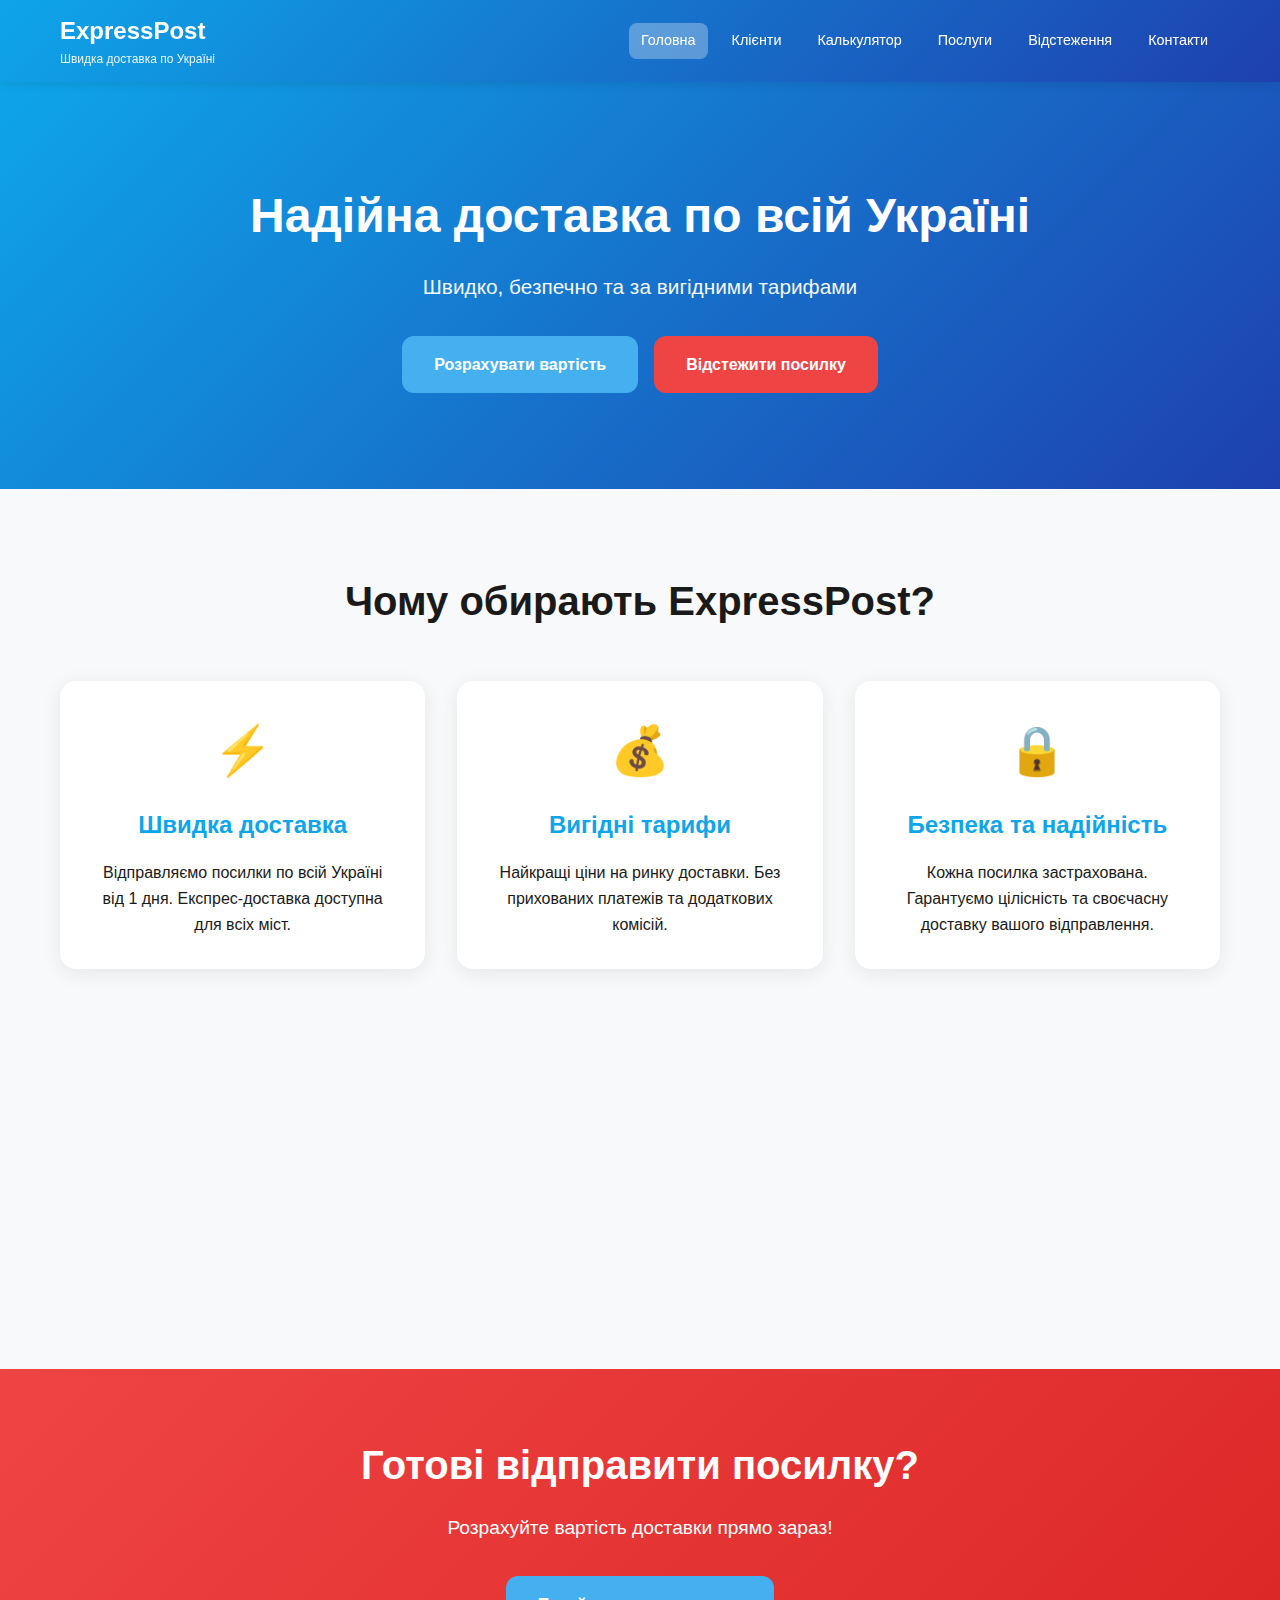
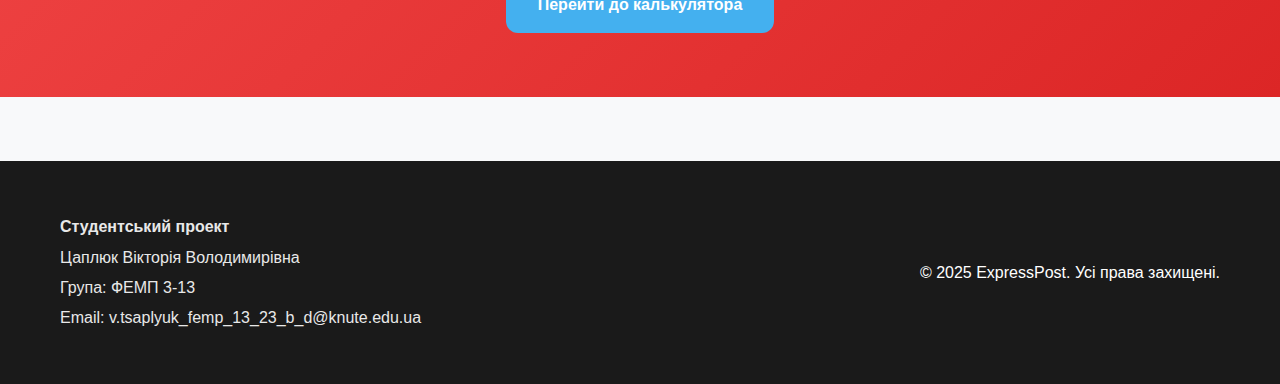
<file: index.html>
<!-- Сайт розроблено студенткою Цаплюк Вікторія Володимирівна, група ФЕМП 3-13 -->
<!DOCTYPE html>
<html lang="uk">
<head>
    <meta charset="UTF-8">
    <meta name="viewport" content="width=device-width, initial-scale=1.0">
    <title>ExpressPost - Головна</title>
    <link rel="stylesheet" href="styles.css">
</head>
<body>
    <header class="header">
        <div class="container">
            <div class="header-content">
                <div class="logo">
                    <h1>ExpressPost</h1>
                    <p class="tagline">Швидка доставка по Україні</p>
                </div>
                <nav class="nav">
                    <a href="index.html" class="nav-link active">Головна</a>
                    <a href="clients.html" class="nav-link">Клієнти</a>
                    <a href="calculator.html" class="nav-link">Калькулятор</a>
                    <a href="services.html" class="nav-link">Послуги</a>
                    <a href="tracking.html" class="nav-link">Відстеження</a>
                    <a href="contacts.html" class="nav-link">Контакти</a>
                </nav>
            </div>
        </div>
    </header>

    <main>
        <section class="hero">
            <div class="container">
                <h2 class="hero-title">Надійна доставка по всій Україні</h2>
                <p class="hero-subtitle">Швидко, безпечно та за вигідними тарифами</p>
                <div style="display: flex; gap: 1rem; justify-content: center; flex-wrap: wrap; margin-top: 2rem;">
                    <a href="calculator.html" class="btn btn-primary">Розрахувати вартість</a>
                    <a href="tracking.html" class="btn btn-secondary">Відстежити посилку</a>
                </div>
            </div>
        </section>

        <section class="why-us">
            <div class="container">
                <h2 class="section-title">Чому обирають ExpressPost?</h2>
                <div class="features-grid">
                    <div class="feature-card">
                        <div class="feature-icon">⚡</div>
                        <h3>Швидка доставка</h3>
                        <p>Відправляємо посилки по всій Україні від 1 дня. Експрес-доставка доступна для всіх міст.</p>
                    </div>
                    <div class="feature-card">
                        <div class="feature-icon">💰</div>
                        <h3>Вигідні тарифи</h3>
                        <p>Найкращі ціни на ринку доставки. Без прихованих платежів та додаткових комісій.</p>
                    </div>
                    <div class="feature-card">
                        <div class="feature-icon">🔒</div>
                        <h3>Безпека та надійність</h3>
                        <p>Кожна посилка застрахована. Гарантуємо цілісність та своєчасну доставку вашого відправлення.</p>
                    </div>
                    <div class="feature-card">
                        <div class="feature-icon">📍</div>
                        <h3>Велика мережа</h3>
                        <p>Більше 1200 відділень по всій Україні. Завжди знайдете відділення поруч з вами.</p>
                    </div>
                    <div class="feature-card">
                        <div class="feature-icon">📱</div>
                        <h3>Відстеження онлайн</h3>
                        <p>Стежте за своєю посилкою в режимі реального часу через сайт або мобільний додаток.</p>
                    </div>
                    <div class="feature-card">
                        <div class="feature-icon">🎯</div>
                        <h3>Зручний сервіс</h3>
                        <p>Простота оформлення, забір з адреси, доставка до дверей та інші зручні послуги.</p>
                    </div>
                </div>
            </div>
        </section>

        <section class="cta">
            <div class="container">
                <div class="cta-content">
                    <h2>Готові відправити посилку?</h2>
                    <p>Розрахуйте вартість доставки прямо зараз!</p>
                    <a href="calculator.html" class="btn btn-primary">Перейти до калькулятора</a>
                </div>
            </div>
        </section>
    </main>

    <footer class="footer">
        <div class="container">
            <div class="footer-content">
                <div class="footer-info">
                    <p><strong>Студентський проект</strong></p>
                    <p>Цаплюк Вікторія Володимирівна</p>
                    <p>Група: ФЕМП 3-13</p>
                    <p>Email: v.tsaplyuk_femp_13_23_b_d@knute.edu.ua</p>
                </div>
                <div class="footer-links">
                    <p>&copy; 2025 ExpressPost. Усі права захищені.</p>
                </div>
            </div>
        </div>
    </footer>

    <script src="utils.js"></script>
    <script src="storage.js"></script>
    <script src="notifications.js"></script>
    <script src="animations.js"></script>
    <script src="script.js"></script>
</body>
</html>
</file>
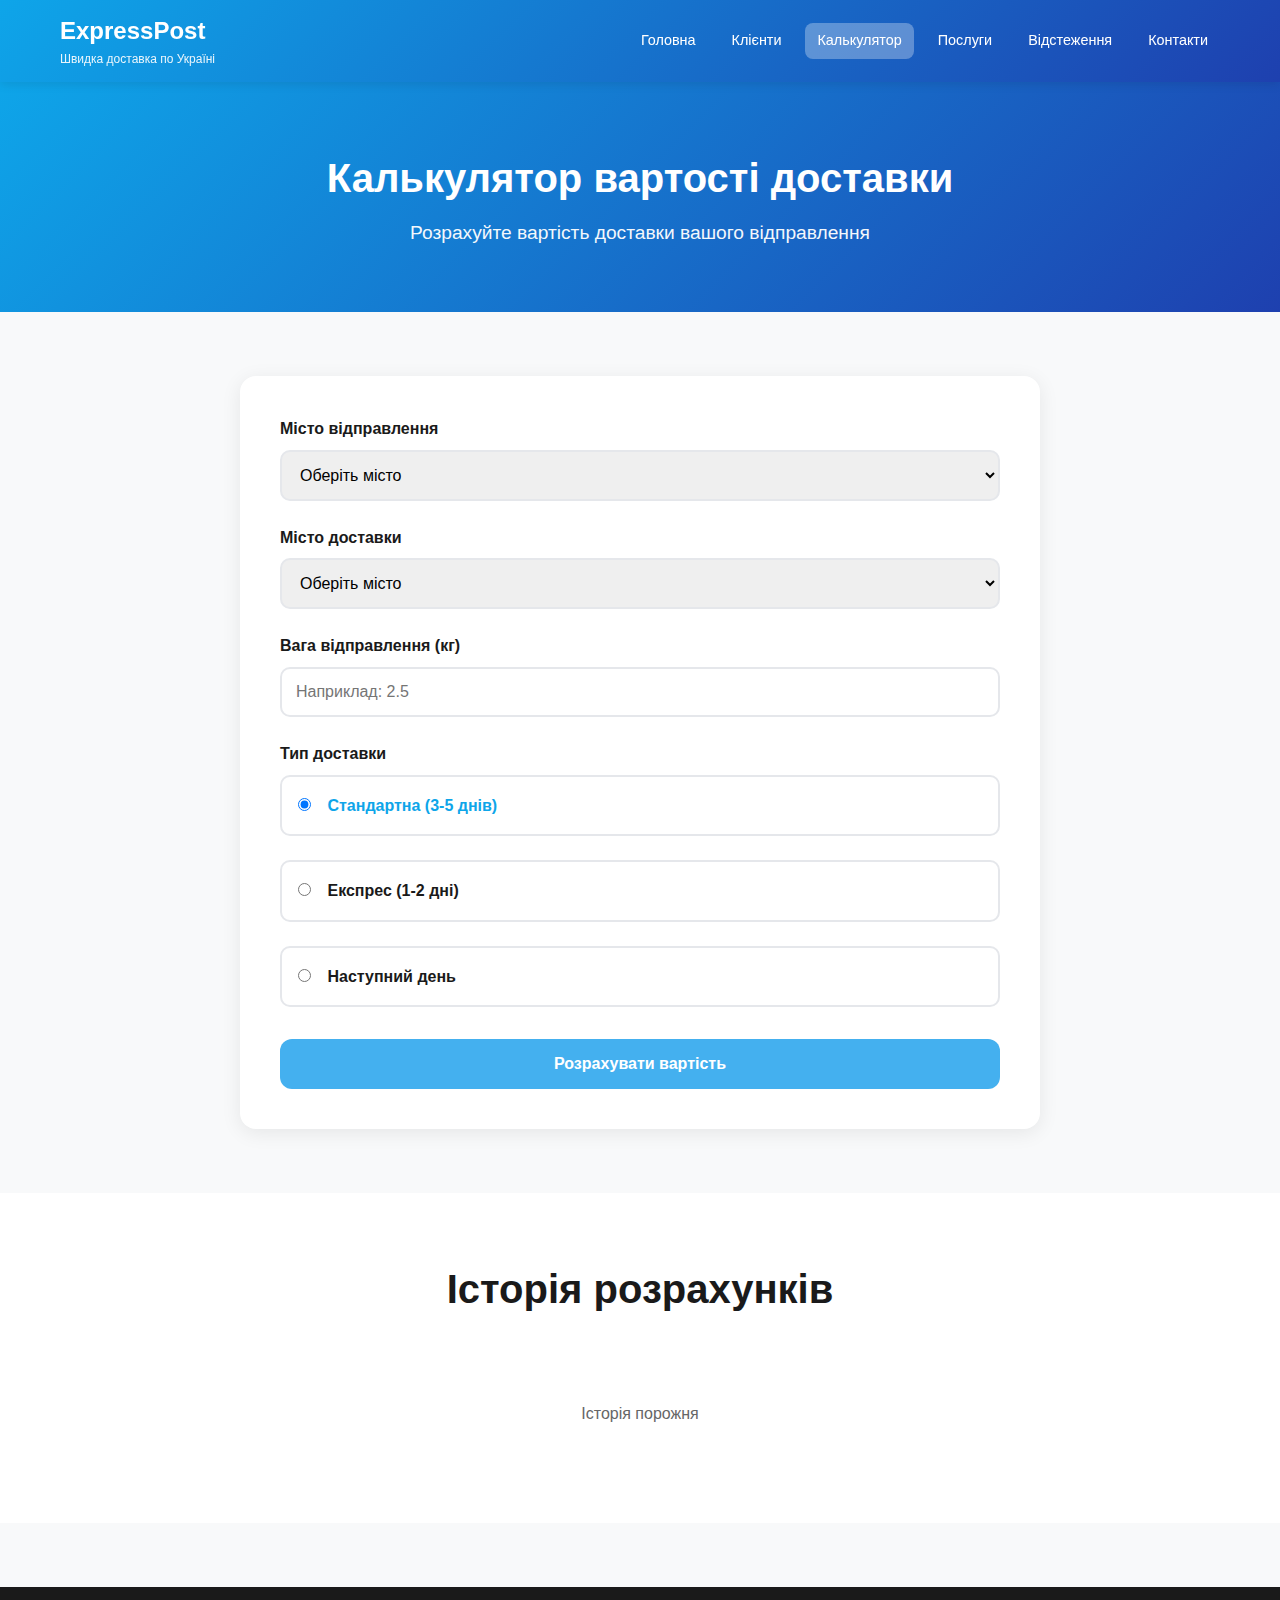
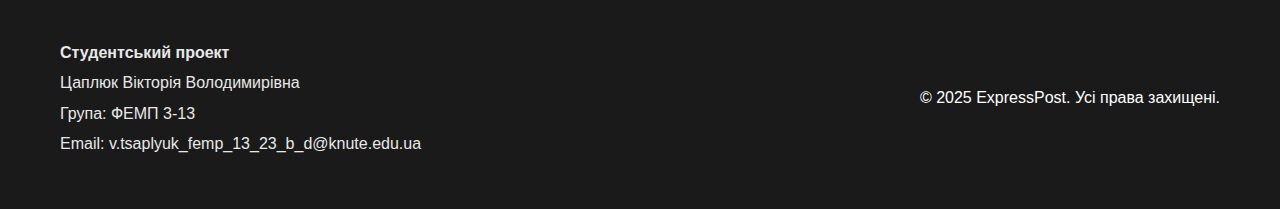
<file: calculator.html>
<!-- Сайт розроблено студенткою Цаплюк Вікторія Володимирівна, група ФЕМП 3-13 -->
<!DOCTYPE html>
<html lang="uk">
<head>
    <meta charset="UTF-8">
    <meta name="viewport" content="width=device-width, initial-scale=1.0">
    <title>Калькулятор доставки - ExpressPost</title>
    <link rel="stylesheet" href="styles.css">
</head>
<body>
    <header class="header">
        <div class="container">
            <div class="header-content">
                <div class="logo">
                    <h1>ExpressPost</h1>
                    <p class="tagline">Швидка доставка по Україні</p>
                </div>
                <nav class="nav">
                    <a href="index.html" class="nav-link">Головна</a>
                    <a href="clients.html" class="nav-link">Клієнти</a>
                    <a href="calculator.html" class="nav-link active">Калькулятор</a>
                    <a href="services.html" class="nav-link">Послуги</a>
                    <a href="tracking.html" class="nav-link">Відстеження</a>
                    <a href="contacts.html" class="nav-link">Контакти</a>
                </nav>
            </div>
        </div>
    </header>

    <main>
        <section class="page-hero">
            <div class="container">
                <h2 class="page-title">Калькулятор вартості доставки</h2>
                <p class="page-subtitle">Розрахуйте вартість доставки вашого відправлення</p>
            </div>
        </section>

        <section class="calculator-section">
            <div class="container">
                <div class="calculator-wrapper">
                    <form id="calculatorForm" class="calculator-form">
                        <!-- Added origin city selection -->
                        <div class="form-group">
                            <label for="originCity">Місто відправлення</label>
                            <select id="originCity" required>
                                <option value="">Оберіть місто</option>
                                <option value="kyiv">Київ</option>
                                <option value="lviv">Львів</option>
                                <option value="odesa">Одеса</option>
                                <option value="dnipro">Дніпро</option>
                                <option value="kharkiv">Харків</option>
                                <option value="zaporizhzhia">Запоріжжя</option>
                                <option value="vinnytsia">Вінниця</option>
                                <option value="poltava">Полтава</option>
                                <option value="chernivtsi">Чернівці</option>
                                <option value="ivano-frankivsk">Івано-Франківськ</option>
                            </select>
                        </div>

                        <div class="form-group">
                            <label for="city">Місто доставки</label>
                            <select id="city" required>
                                <option value="">Оберіть місто</option>
                                <option value="kyiv">Київ</option>
                                <option value="lviv">Львів</option>
                                <option value="odesa">Одеса</option>
                                <option value="dnipro">Дніпро</option>
                                <option value="kharkiv">Харків</option>
                                <option value="zaporizhzhia">Запоріжжя</option>
                                <option value="vinnytsia">Вінниця</option>
                                <option value="poltava">Полтава</option>
                                <option value="chernivtsi">Чернівці</option>
                                <option value="ivano-frankivsk">Івано-Франківськ</option>
                            </select>
                        </div>

                        <div class="form-group">
                            <label for="weight">Вага відправлення (кг)</label>
                            <input type="number" id="weight" min="0.1" step="0.1" placeholder="Наприклад: 2.5" required>
                        </div>

                        <div class="form-group">
                            <label>Тип доставки</label>
                            <div class="radio-group">
                                <label class="radio-label">
                                    <input type="radio" name="delivery" value="standard" checked>
                                    <span>Стандартна (3-5 днів)</span>
                                </label>
                                <label class="radio-label">
                                    <input type="radio" name="delivery" value="express">
                                    <span>Експрес (1-2 дні)</span>
                                </label>
                                <label class="radio-label">
                                    <input type="radio" name="delivery" value="nextday">
                                    <span>Наступний день</span>
                                </label>
                            </div>
                        </div>

                        <button type="submit" class="btn btn-primary btn-full">Розрахувати вартість</button>
                    </form>

                    <div id="result" class="result-card" style="display: none;">
                        <h3>Результат розрахунку</h3>
                        <div class="result-details">
                            <!-- Added origin city to results -->
                            <div class="result-row">
                                <span>Відправлення з:</span>
                                <strong id="resultOriginCity"></strong>
                            </div>
                            <div class="result-row">
                                <span>Доставка до:</span>
                                <strong id="resultCity"></strong>
                            </div>
                            <div class="result-row">
                                <span>Вага:</span>
                                <strong id="resultWeight"></strong>
                            </div>
                            <div class="result-row">
                                <span>Тип доставки:</span>
                                <strong id="resultDelivery"></strong>
                            </div>
                            <div class="result-row">
                                <span>Базовий тариф:</span>
                                <strong id="resultBase"></strong>
                            </div>
                            <div class="result-row">
                                <span>Вартість за вагу:</span>
                                <strong id="resultWeightCost"></strong>
                            </div>
                            <!-- Added distance cost row -->
                            <div class="result-row">
                                <span>Доплата за відстань:</span>
                                <strong id="resultDistanceCost"></strong>
                            </div>
                            <div class="result-divider"></div>
                            <div class="result-row result-total">
                                <span>Загальна вартість:</span>
                                <strong id="resultTotal"></strong>
                            </div>
                        </div>
                    </div>
                </div>
            </div>
        </section>

        <section class="calculator-section" style="background: white;">
            <div class="container">
                <h2 class="section-title">Історія розрахунків</h2>
                <div id="calculatorHistory" class="calculator-wrapper" style="max-width: 600px;">
                    <!-- Історія буде додана через JavaScript -->
                </div>
            </div>
        </section>
    </main>

    <footer class="footer">
        <div class="container">
            <div class="footer-content">
                <div class="footer-info">
                    <p><strong>Студентський проект</strong></p>
                    <p>Цаплюк Вікторія Володимирівна</p>
                    <p>Група: ФЕМП 3-13</p>
                    <p>Email: v.tsaplyuk_femp_13_23_b_d@knute.edu.ua</p>
                </div>
                <div class="footer-links">
                    <p>&copy; 2025 ExpressPost. Усі права захищені.</p>
                </div>
            </div>
        </div>
    </footer>

    <script src="utils.js"></script>
    <script src="storage.js"></script>
    <script src="validation.js"></script>
    <script src="api.js"></script>
    <script src="notifications.js"></script>
    <script src="animations.js"></script>
    <script src="history.js"></script>
    <script src="script.js"></script>
    <script src="calculator.js"></script>
</body>
</html>
</file>
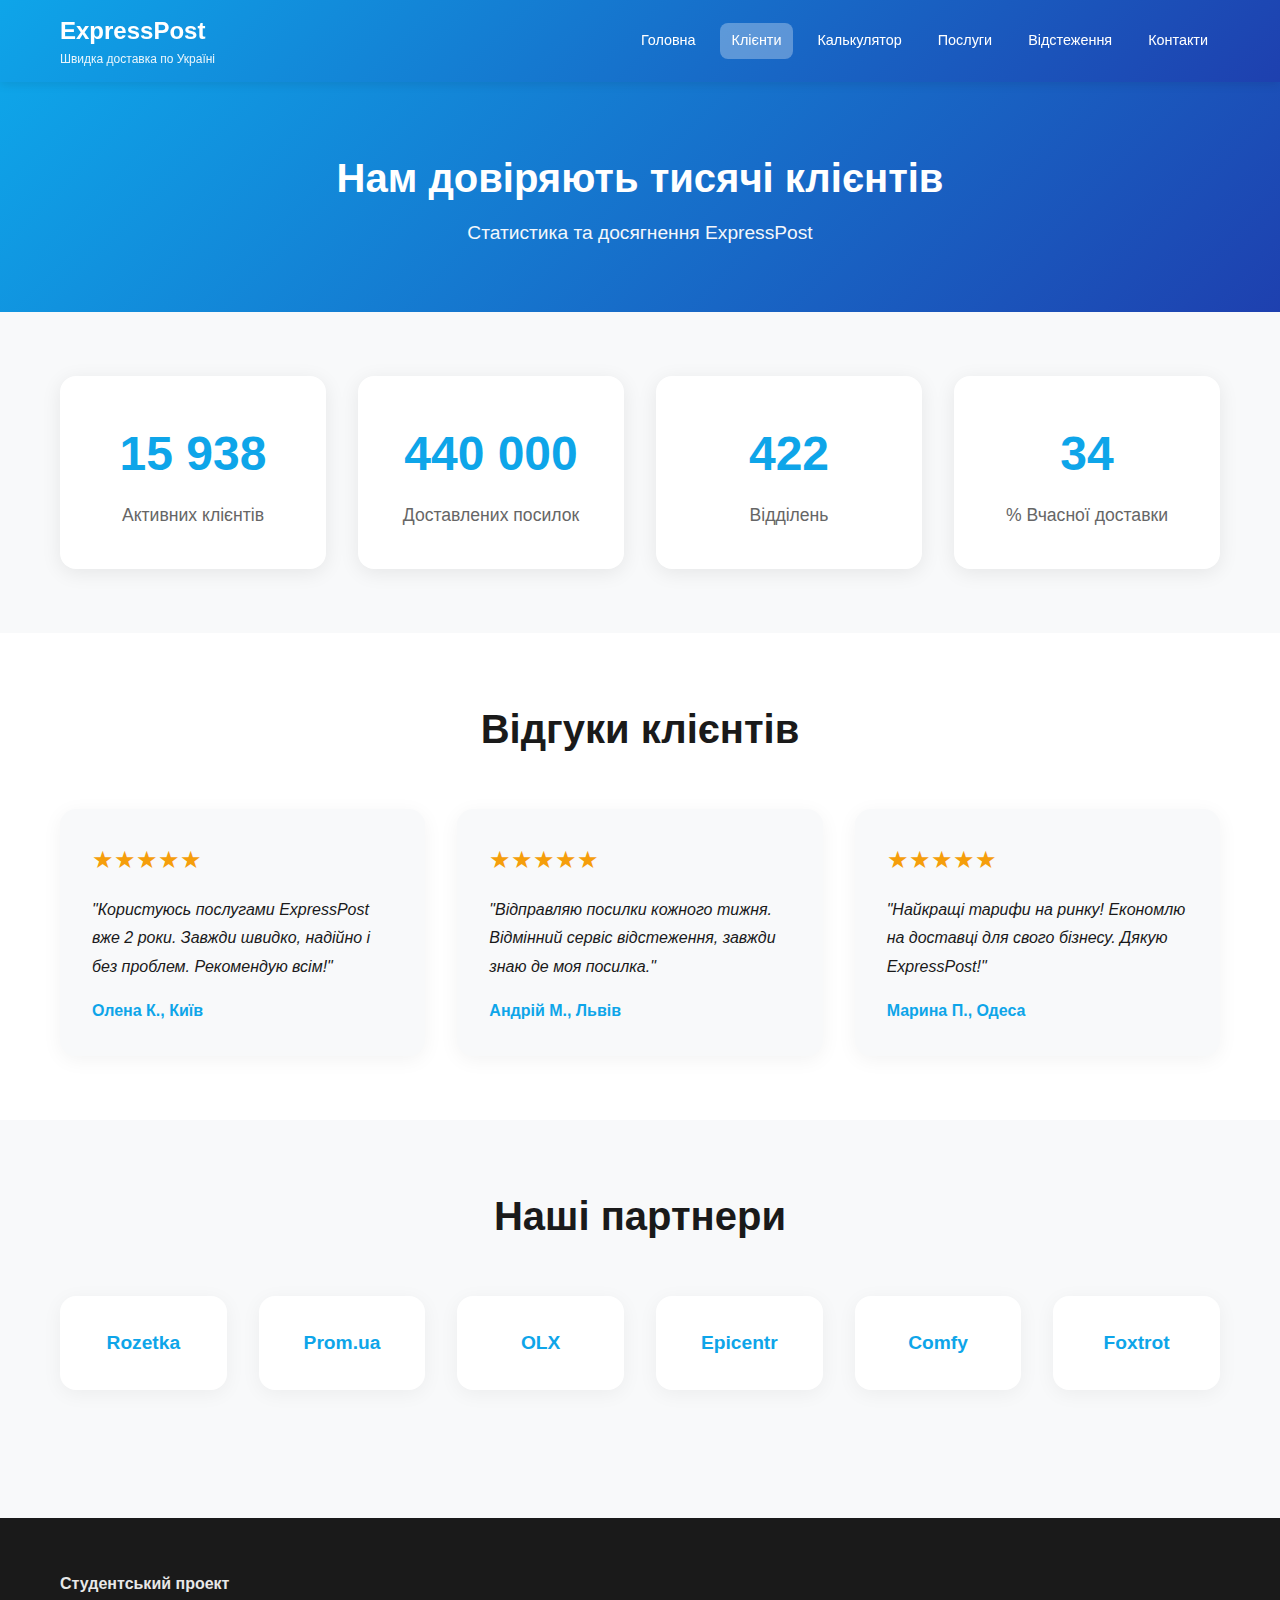
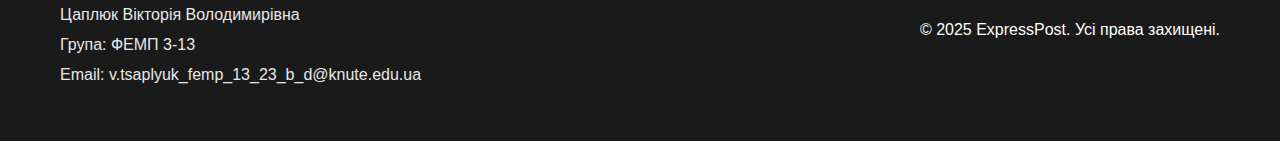
<file: clients.html>
<!-- Сайт розроблено студенткою Цаплюк Вікторія Володимирівна, група ФЕМП 3-13 -->
<!DOCTYPE html>
<html lang="uk">
<head>
    <meta charset="UTF-8">
    <meta name="viewport" content="width=device-width, initial-scale=1.0">
    <title>Наші клієнти - ExpressPost</title>
    <link rel="stylesheet" href="styles.css">
</head>
<body>
    <header class="header">
        <div class="container">
            <div class="header-content">
                <div class="logo">
                    <h1>ExpressPost</h1>
                    <p class="tagline">Швидка доставка по Україні</p>
                </div>
                <nav class="nav">
                    <a href="index.html" class="nav-link">Головна</a>
                    <a href="clients.html" class="nav-link active">Клієнти</a>
                    <a href="calculator.html" class="nav-link">Калькулятор</a>
                    <a href="services.html" class="nav-link">Послуги</a>
                    <a href="tracking.html" class="nav-link">Відстеження</a>
                    <a href="contacts.html" class="nav-link">Контакти</a>
                </nav>
            </div>
        </div>
    </header>

    <main>
        <section class="page-hero">
            <div class="container">
                <h2 class="page-title">Нам довіряють тисячі клієнтів</h2>
                <p class="page-subtitle">Статистика та досягнення ExpressPost</p>
            </div>
        </section>

        <section class="stats">
            <div class="container">
                <div class="stats-grid">
                    <div class="stat-card">
                        <div class="stat-number" data-target="45280">0</div>
                        <div class="stat-label">Активних клієнтів</div>
                    </div>
                    <div class="stat-card">
                        <div class="stat-number" data-target="1250000">0</div>
                        <div class="stat-label">Доставлених посилок</div>
                    </div>
                    <div class="stat-card">
                        <div class="stat-number" data-target="1200">0</div>
                        <div class="stat-label">Відділень</div>
                    </div>
                    <div class="stat-card">
                        <div class="stat-number" data-target="98">0</div>
                        <div class="stat-label">% Вчасної доставки</div>
                    </div>
                </div>
            </div>
        </section>

        <section class="testimonials">
            <div class="container">
                <h2 class="section-title">Відгуки клієнтів</h2>
                <div class="testimonials-grid">
                    <div class="testimonial-card">
                        <div class="rating">★★★★★</div>
                        <p class="testimonial-text">"Користуюсь послугами ExpressPost вже 2 роки. Завжди швидко, надійно і без проблем. Рекомендую всім!"</p>
                        <p class="testimonial-author">Олена К., Київ</p>
                    </div>
                    <div class="testimonial-card">
                        <div class="rating">★★★★★</div>
                        <p class="testimonial-text">"Відправляю посилки кожного тижня. Відмінний сервіс відстеження, завжди знаю де моя посилка."</p>
                        <p class="testimonial-author">Андрій М., Львів</p>
                    </div>
                    <div class="testimonial-card">
                        <div class="rating">★★★★★</div>
                        <p class="testimonial-text">"Найкращі тарифи на ринку! Економлю на доставці для свого бізнесу. Дякую ExpressPost!"</p>
                        <p class="testimonial-author">Марина П., Одеса</p>
                    </div>
                </div>
            </div>
        </section>

        <section class="partners">
            <div class="container">
                <h2 class="section-title">Наші партнери</h2>
                <div class="partners-grid">
                    <div class="partner-card">Rozetka</div>
                    <div class="partner-card">Prom.ua</div>
                    <div class="partner-card">OLX</div>
                    <div class="partner-card">Epicentr</div>
                    <div class="partner-card">Comfy</div>
                    <div class="partner-card">Foxtrot</div>
                </div>
            </div>
        </section>
    </main>

    <footer class="footer">
        <div class="container">
            <div class="footer-content">
                <div class="footer-info">
                    <p><strong>Студентський проект</strong></p>
                    <p>Цаплюк Вікторія Володимирівна</p>
                    <p>Група: ФЕМП 3-13</p>
                    <p>Email: v.tsaplyuk_femp_13_23_b_d@knute.edu.ua</p>
                </div>
                <div class="footer-links">
                    <p>&copy; 2025 ExpressPost. Усі права захищені.</p>
                </div>
            </div>
        </div>
    </footer>

    <script src="utils.js"></script>
    <script src="animations.js"></script>
    <script src="script.js"></script>
</body>
</html>
</file>
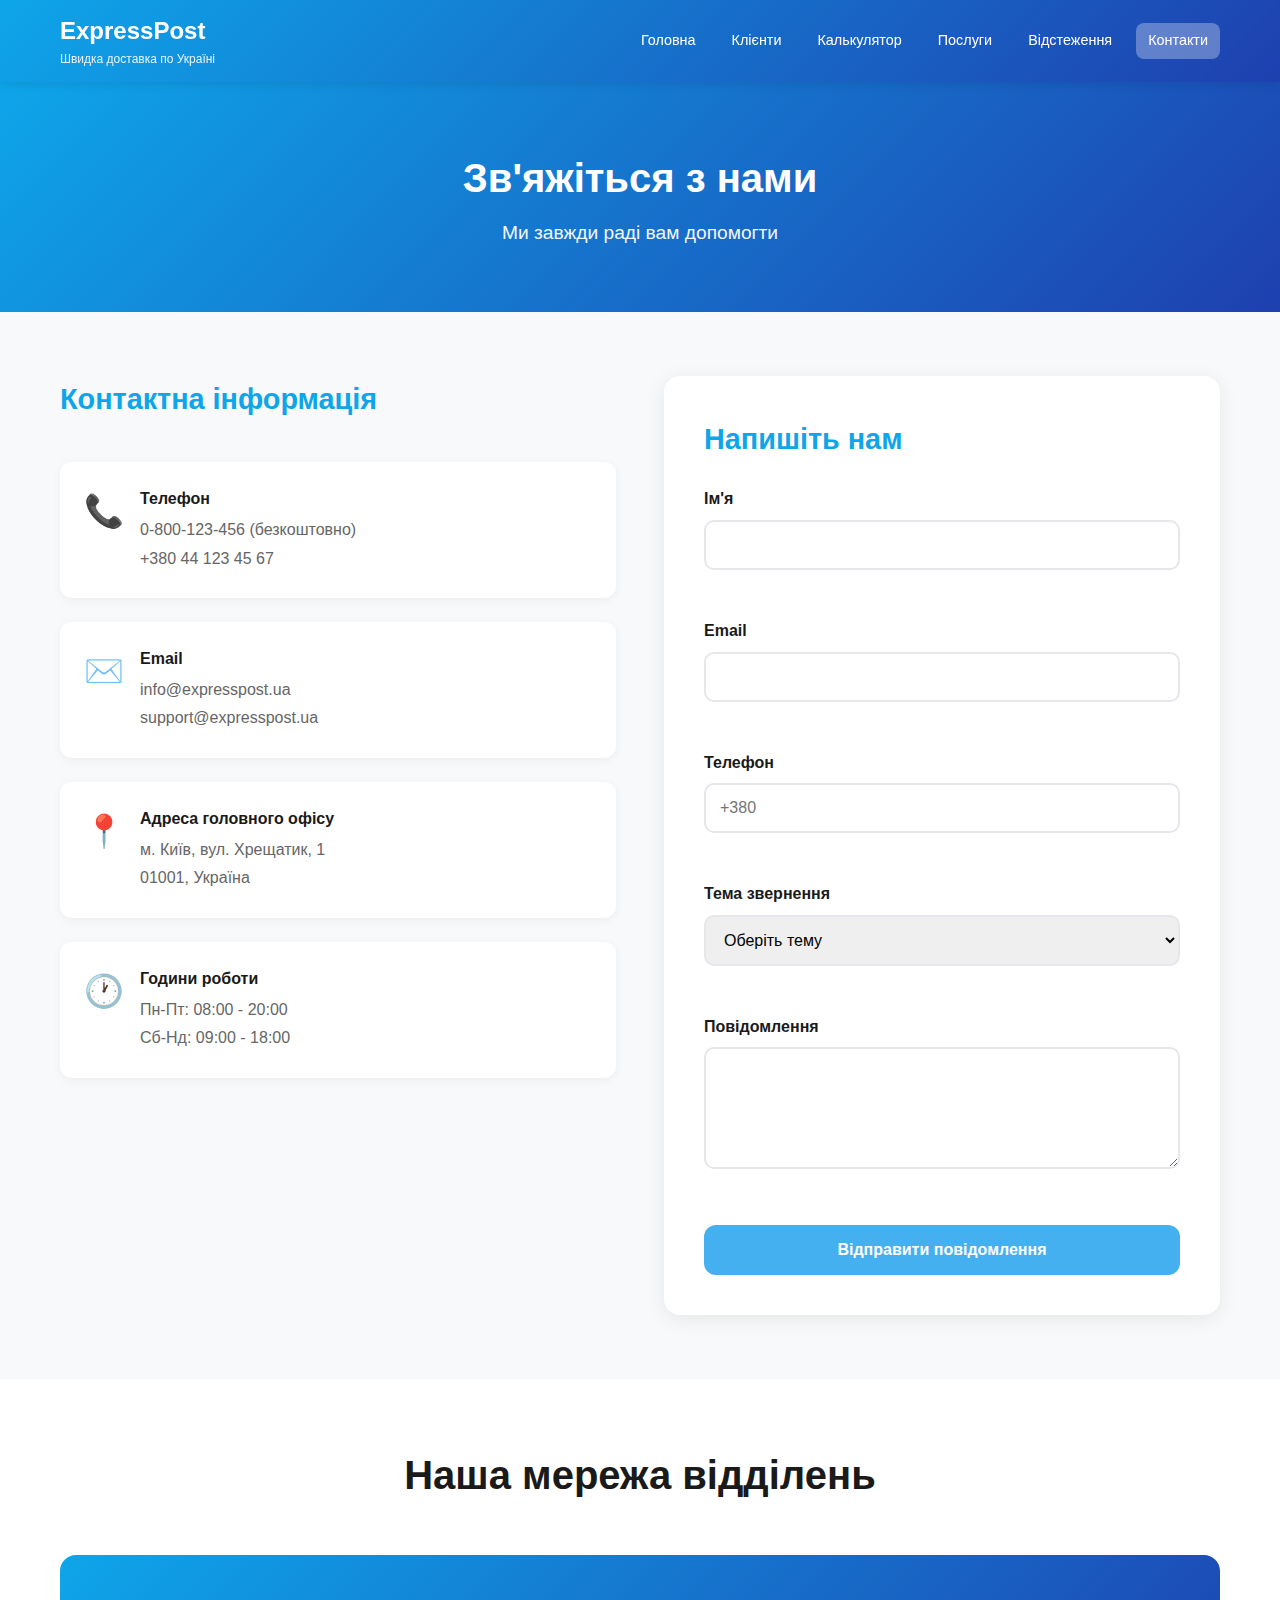
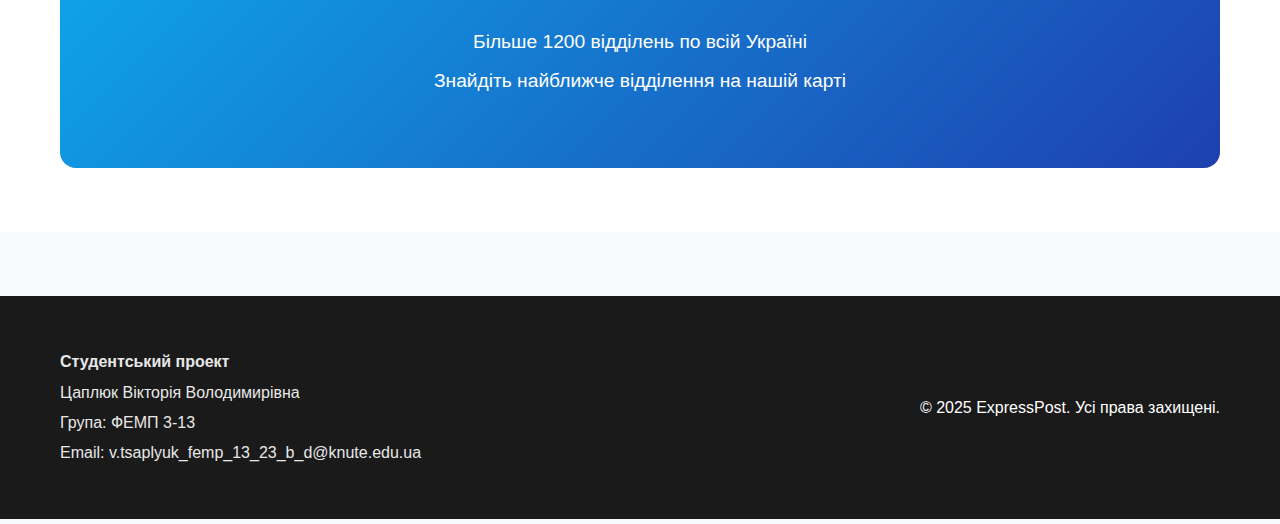
<file: contacts.html>
<!-- Сайт розроблено студенткою Цаплюк Вікторія Володимирівна, група ФЕМП 3-13 -->
<!DOCTYPE html>
<html lang="uk">
<head>
    <meta charset="UTF-8">
    <meta name="viewport" content="width=device-width, initial-scale=1.0">
    <title>Контакти - ExpressPost</title>
    <link rel="stylesheet" href="styles.css">
</head>
<body>
    <header class="header">
        <div class="container">
            <div class="header-content">
                <div class="logo">
                    <h1>ExpressPost</h1>
                    <p class="tagline">Швидка доставка по Україні</p>
                </div>
                <nav class="nav">
                    <a href="index.html" class="nav-link">Головна</a>
                    <a href="clients.html" class="nav-link">Клієнти</a>
                    <a href="calculator.html" class="nav-link">Калькулятор</a>
                    <a href="services.html" class="nav-link">Послуги</a>
                    <a href="tracking.html" class="nav-link">Відстеження</a>
                    <a href="contacts.html" class="nav-link active">Контакти</a>
                </nav>
            </div>
        </div>
    </header>

    <main>
        <section class="page-hero">
            <div class="container">
                <h2 class="page-title">Зв'яжіться з нами</h2>
                <p class="page-subtitle">Ми завжди раді вам допомогти</p>
            </div>
        </section>

        <section class="contacts-section">
            <div class="container">
                <div class="contacts-grid">
                    <div class="contact-info">
                        <h3>Контактна інформація</h3>
                        
                        <div class="contact-item">
                            <div class="contact-icon">📞</div>
                            <div>
                                <h4>Телефон</h4>
                                <p>0-800-123-456 (безкоштовно)</p>
                                <p>+380 44 123 45 67</p>
                            </div>
                        </div>

                        <div class="contact-item">
                            <div class="contact-icon">✉️</div>
                            <div>
                                <h4>Email</h4>
                                <p>info@expresspost.ua</p>
                                <p>support@expresspost.ua</p>
                            </div>
                        </div>

                        <div class="contact-item">
                            <div class="contact-icon">📍</div>
                            <div>
                                <h4>Адреса головного офісу</h4>
                                <p>м. Київ, вул. Хрещатик, 1</p>
                                <p>01001, Україна</p>
                            </div>
                        </div>

                        <div class="contact-item">
                            <div class="contact-icon">🕐</div>
                            <div>
                                <h4>Години роботи</h4>
                                <p>Пн-Пт: 08:00 - 20:00</p>
                                <p>Сб-Нд: 09:00 - 18:00</p>
                            </div>
                        </div>
                    </div>

                    <div class="contact-form-wrapper">
                        <h3>Напишіть нам</h3>
                        <form id="contactForm" class="contact-form">
                            <div class="form-group">
                                <label for="name">Ім'я</label>
                                <input type="text" id="name" required>
                            </div>

                            <div class="form-group">
                                <label for="email">Email</label>
                                <input type="email" id="email" required>
                            </div>

                            <div class="form-group">
                                <label for="phone">Телефон</label>
                                <input type="tel" id="phone" placeholder="+380">
                            </div>

                            <div class="form-group">
                                <label for="subject">Тема звернення</label>
                                <select id="subject" required>
                                    <option value="">Оберіть тему</option>
                                    <option value="delivery">Питання про доставку</option>
                                    <option value="tracking">Відстеження посилки</option>
                                    <option value="complaint">Скарга</option>
                                    <option value="suggestion">Пропозиція</option>
                                    <option value="other">Інше</option>
                                </select>
                            </div>

                            <div class="form-group">
                                <label for="message">Повідомлення</label>
                                <textarea id="message" rows="5" required></textarea>
                            </div>

                            <button type="submit" class="btn btn-primary btn-full">Відправити повідомлення</button>
                        </form>
                    </div>
                </div>
            </div>
        </section>

        <section class="map-section">
            <div class="container">
                <h2 class="section-title">Наша мережа відділень</h2>
                <div class="map-placeholder">
                    <p>Більше 1200 відділень по всій Україні</p>
                    <p>Знайдіть найближче відділення на нашій карті</p>
                </div>
            </div>
        </section>
    </main>

    <footer class="footer">
        <div class="container">
            <div class="footer-content">
                <div class="footer-info">
                    <p><strong>Студентський проект</strong></p>
                    <p>Цаплюк Вікторія Володимирівна</p>
                    <p>Група: ФЕМП 3-13</p>
                    <p>Email: v.tsaplyuk_femp_13_23_b_d@knute.edu.ua</p>
                </div>
                <div class="footer-links">
                    <p>&copy; 2025 ExpressPost. Усі права захищені.</p>
                </div>
            </div>
        </div>
    </footer>

    <script src="utils.js"></script>
    <script src="storage.js"></script>
    <script src="validation.js"></script>
    <script src="api.js"></script>
    <script src="notifications.js"></script>
    <script src="animations.js"></script>
    <script src="script.js"></script>
</body>
</html>
</file>
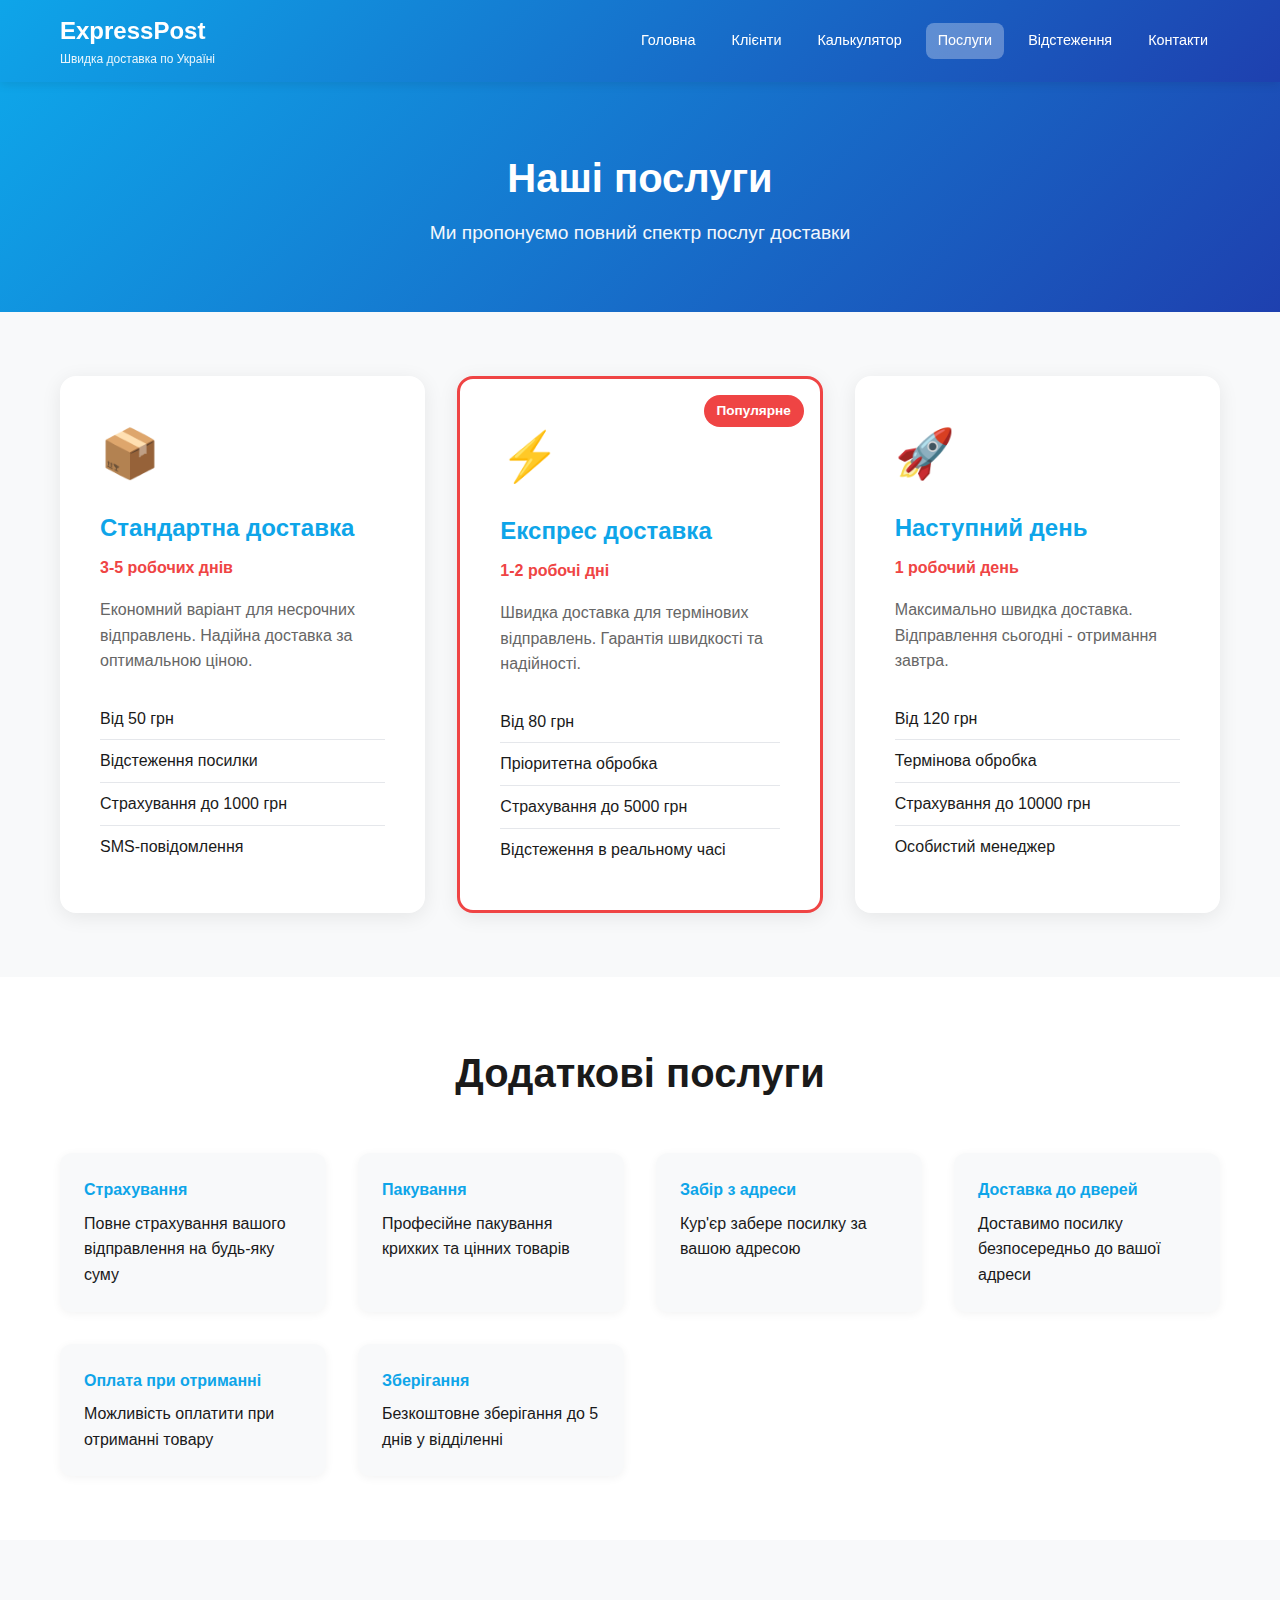
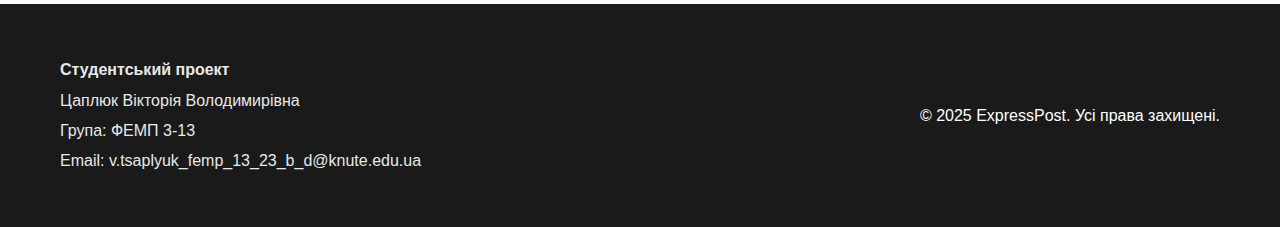
<file: services.html>
<!-- Сайт розроблено студенткою Цаплюк Вікторія Володимирівна, група ФЕМП 3-13 -->
<!DOCTYPE html>
<html lang="uk">
<head>
    <meta charset="UTF-8">
    <meta name="viewport" content="width=device-width, initial-scale=1.0">
    <title>Послуги - ExpressPost</title>
    <link rel="stylesheet" href="styles.css">
</head>
<body>
    <header class="header">
        <div class="container">
            <div class="header-content">
                <div class="logo">
                    <h1>ExpressPost</h1>
                    <p class="tagline">Швидка доставка по Україні</p>
                </div>
                <nav class="nav">
                    <a href="index.html" class="nav-link">Головна</a>
                    <a href="clients.html" class="nav-link">Клієнти</a>
                    <a href="calculator.html" class="nav-link">Калькулятор</a>
                    <a href="services.html" class="nav-link active">Послуги</a>
                    <a href="tracking.html" class="nav-link">Відстеження</a>
                    <a href="contacts.html" class="nav-link">Контакти</a>
                </nav>
            </div>
        </div>
    </header>

    <main>
        <section class="page-hero">
            <div class="container">
                <h2 class="page-title">Наші послуги</h2>
                <p class="page-subtitle">Ми пропонуємо повний спектр послуг доставки</p>
            </div>
        </section>

        <section class="services-section">
            <div class="container">
                <div class="services-grid">
                    <div class="service-card">
                        <div class="service-icon">📦</div>
                        <h3>Стандартна доставка</h3>
                        <p class="service-time">3-5 робочих днів</p>
                        <p class="service-description">Економний варіант для несрочних відправлень. Надійна доставка за оптимальною ціною.</p>
                        <ul class="service-features">
                            <li>Від 50 грн</li>
                            <li>Відстеження посилки</li>
                            <li>Страхування до 1000 грн</li>
                            <li>SMS-повідомлення</li>
                        </ul>
                    </div>

                    <div class="service-card featured">
                        <div class="service-badge">Популярне</div>
                        <div class="service-icon">⚡</div>
                        <h3>Експрес доставка</h3>
                        <p class="service-time">1-2 робочі дні</p>
                        <p class="service-description">Швидка доставка для термінових відправлень. Гарантія швидкості та надійності.</p>
                        <ul class="service-features">
                            <li>Від 80 грн</li>
                            <li>Пріоритетна обробка</li>
                            <li>Страхування до 5000 грн</li>
                            <li>Відстеження в реальному часі</li>
                        </ul>
                    </div>

                    <div class="service-card">
                        <div class="service-icon">🚀</div>
                        <h3>Наступний день</h3>
                        <p class="service-time">1 робочий день</p>
                        <p class="service-description">Максимально швидка доставка. Відправлення сьогодні - отримання завтра.</p>
                        <ul class="service-features">
                            <li>Від 120 грн</li>
                            <li>Термінова обробка</li>
                            <li>Страхування до 10000 грн</li>
                            <li>Особистий менеджер</li>
                        </ul>
                    </div>
                </div>
            </div>
        </section>

        <section class="additional-services">
            <div class="container">
                <h2 class="section-title">Додаткові послуги</h2>
                <div class="additional-grid">
                    <div class="additional-card">
                        <h4>Страхування</h4>
                        <p>Повне страхування вашого відправлення на будь-яку суму</p>
                    </div>
                    <div class="additional-card">
                        <h4>Пакування</h4>
                        <p>Професійне пакування крихких та цінних товарів</p>
                    </div>
                    <div class="additional-card">
                        <h4>Забір з адреси</h4>
                        <p>Кур'єр забере посилку за вашою адресою</p>
                    </div>
                    <div class="additional-card">
                        <h4>Доставка до дверей</h4>
                        <p>Доставимо посилку безпосередньо до вашої адреси</p>
                    </div>
                    <div class="additional-card">
                        <h4>Оплата при отриманні</h4>
                        <p>Можливість оплатити при отриманні товару</p>
                    </div>
                    <div class="additional-card">
                        <h4>Зберігання</h4>
                        <p>Безкоштовне зберігання до 5 днів у відділенні</p>
                    </div>
                </div>
            </div>
        </section>
    </main>

    <footer class="footer">
        <div class="container">
            <div class="footer-content">
                <div class="footer-info">
                    <p><strong>Студентський проект</strong></p>
                    <p>Цаплюк Вікторія Володимирівна</p>
                    <p>Група: ФЕМП 3-13</p>
                    <p>Email: v.tsaplyuk_femp_13_23_b_d@knute.edu.ua</p>
                </div>
                <div class="footer-links">
                    <p>&copy; 2025 ExpressPost. Усі права захищені.</p>
                </div>
            </div>
        </div>
    </footer>

    <script src="utils.js"></script>
    <script src="animations.js"></script>
    <script src="script.js"></script>
</body>
</html>
</file>
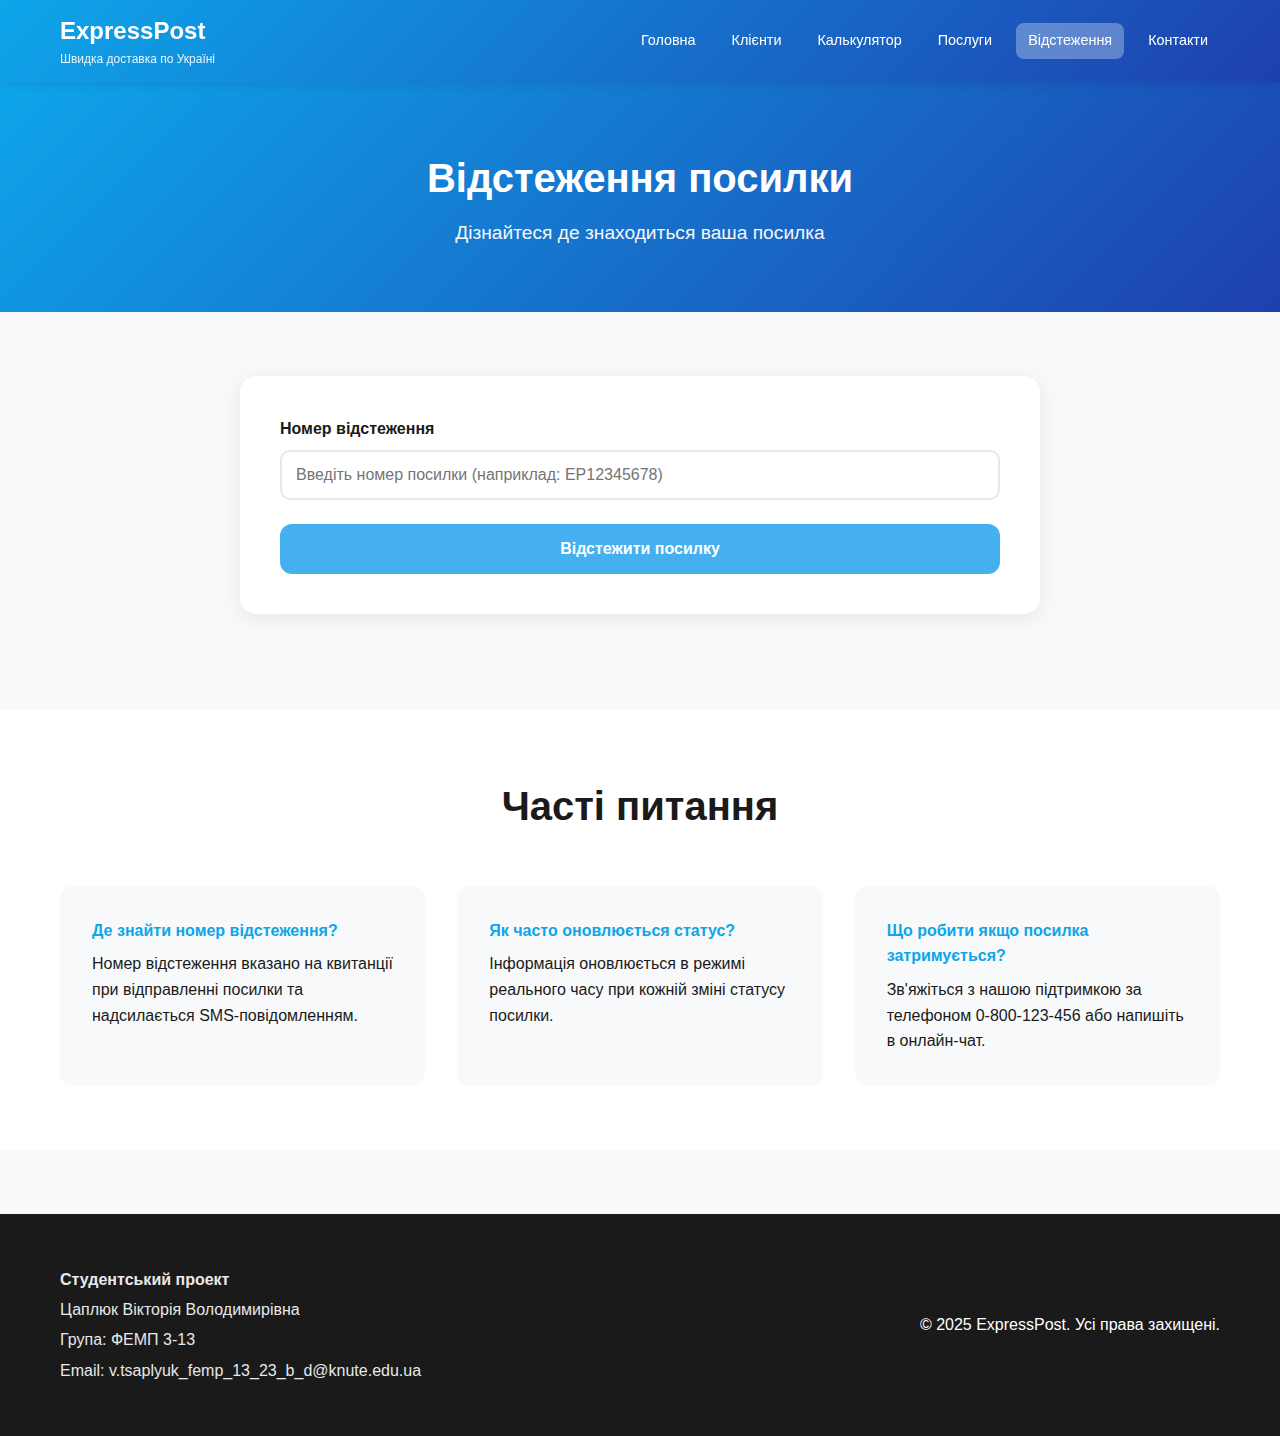
<file: tracking.html>
<!-- Сайт розроблено студенткою Цаплюк Вікторія Володимирівна, група ФЕМП 3-13 -->
<!DOCTYPE html>
<html lang="uk">
<head>
    <meta charset="UTF-8">
    <meta name="viewport" content="width=device-width, initial-scale=1.0">
    <title>Відстеження посилки - ExpressPost</title>
    <link rel="stylesheet" href="styles.css">
</head>
<body>
    <header class="header">
        <div class="container">
            <div class="header-content">
                <div class="logo">
                    <h1>ExpressPost</h1>
                    <p class="tagline">Швидка доставка по Україні</p>
                </div>
                <nav class="nav">
                    <a href="index.html" class="nav-link">Головна</a>
                    <a href="clients.html" class="nav-link">Клієнти</a>
                    <a href="calculator.html" class="nav-link">Калькулятор</a>
                    <a href="services.html" class="nav-link">Послуги</a>
                    <a href="tracking.html" class="nav-link active">Відстеження</a>
                    <a href="contacts.html" class="nav-link">Контакти</a>
                </nav>
            </div>
        </div>
    </header>

    <main>
        <section class="page-hero">
            <div class="container">
                <h2 class="page-title">Відстеження посилки</h2>
                <p class="page-subtitle">Дізнайтеся де знаходиться ваша посилка</p>
            </div>
        </section>

        <section class="tracking-section">
            <div class="container">
                <div class="tracking-wrapper">
                    <form id="trackingForm" class="tracking-form">
                        <div class="form-group">
                            <label for="trackingNumber">Номер відстеження</label>
                            <input type="text" id="trackingNumber" placeholder="Введіть номер посилки (наприклад: EP12345678)" required>
                        </div>
                        <button type="submit" class="btn btn-primary btn-full">Відстежити посилку</button>
                    </form>

                    <div id="trackingResult" class="tracking-result" style="display: none;">
                        <div class="tracking-header">
                            <h3>Трек-номер: <span id="trackNumber"></span></h3>
                            <div class="tracking-status" id="trackStatus"></div>
                        </div>

                        <div class="tracking-timeline">
                            <div class="timeline-item completed">
                                <div class="timeline-marker"></div>
                                <div class="timeline-content">
                                    <div class="timeline-time">18.12.2024, 09:15</div>
                                    <div class="timeline-title">Посилка прийнята</div>
                                    <div class="timeline-location">Відділення Київ, вул. Хрещатик, 1</div>
                                </div>
                            </div>
                            <div class="timeline-item completed">
                                <div class="timeline-marker"></div>
                                <div class="timeline-content">
                                    <div class="timeline-time">18.12.2024, 14:30</div>
                                    <div class="timeline-title">Відправлено до сортувального центру</div>
                                    <div class="timeline-location">Київ</div>
                                </div>
                            </div>
                            <div class="timeline-item active">
                                <div class="timeline-marker"></div>
                                <div class="timeline-content">
                                    <div class="timeline-time">19.12.2024, 08:00</div>
                                    <div class="timeline-title">Посилка в дорозі</div>
                                    <div class="timeline-location">Прямує до Львова</div>
                                </div>
                            </div>
                            <div class="timeline-item">
                                <div class="timeline-marker"></div>
                                <div class="timeline-content">
                                    <div class="timeline-time">Очікується</div>
                                    <div class="timeline-title">Прибуття до відділення призначення</div>
                                    <div class="timeline-location">Львів, вул. Шевченка, 10</div>
                                </div>
                            </div>
                            <div class="timeline-item">
                                <div class="timeline-marker"></div>
                                <div class="timeline-content">
                                    <div class="timeline-time">Очікується</div>
                                    <div class="timeline-title">Готова до видачі</div>
                                    <div class="timeline-location">Відділення Львів</div>
                                </div>
                            </div>
                        </div>

                        <div class="tracking-info">
                            <div class="tracking-info-item">
                                <strong>Відправник:</strong> Київ
                            </div>
                            <div class="tracking-info-item">
                                <strong>Отримувач:</strong> Львів
                            </div>
                            <div class="tracking-info-item">
                                <strong>Очікувана дата доставки:</strong> 20.12.2024
                            </div>
                        </div>
                    </div>
                </div>
            </div>
        </section>

        <section class="tracking-help">
            <div class="container">
                <h2 class="section-title">Часті питання</h2>
                <div class="faq-grid">
                    <div class="faq-card">
                        <h4>Де знайти номер відстеження?</h4>
                        <p>Номер відстеження вказано на квитанції при відправленні посилки та надсилається SMS-повідомленням.</p>
                    </div>
                    <div class="faq-card">
                        <h4>Як часто оновлюється статус?</h4>
                        <p>Інформація оновлюється в режимі реального часу при кожній зміні статусу посилки.</p>
                    </div>
                    <div class="faq-card">
                        <h4>Що робити якщо посилка затримується?</h4>
                        <p>Зв'яжіться з нашою підтримкою за телефоном 0-800-123-456 або напишіть в онлайн-чат.</p>
                    </div>
                </div>
            </div>
        </section>
    </main>

    <footer class="footer">
        <div class="container">
            <div class="footer-content">
                <div class="footer-info">
                    <p><strong>Студентський проект</strong></p>
                    <p>Цаплюк Вікторія Володимирівна</p>
                    <p>Група: ФЕМП 3-13</p>
                    <p>Email: v.tsaplyuk_femp_13_23_b_d@knute.edu.ua</p>
                </div>
                <div class="footer-links">
                    <p>&copy; 2025 ExpressPost. Усі права захищені.</p>
                </div>
            </div>
        </div>
    </footer>

    <script src="utils.js"></script>
    <script src="storage.js"></script>
    <script src="validation.js"></script>
    <script src="api.js"></script>
    <script src="notifications.js"></script>
    <script src="animations.js"></script>
    <script src="script.js"></script>
    <script src="tracking.js"></script>
</body>
</html>
</file>
<file: styles.css>
* {
  margin: 0;
  padding: 0;
  box-sizing: border-box;
}

body {
  font-family: "Segoe UI", Tahoma, Geneva, Verdana, sans-serif;
  line-height: 1.6;
  color: #1a1a1a;
  background: #f8f9fa;
}

.container {
  max-width: 1200px;
  margin: 0 auto;
  padding: 0 20px;
}

/* Updated header with blue color scheme */
.header {
  background: linear-gradient(135deg, #0ea5e9 0%, #1e40af 100%);
  color: white;
  padding: 0.75rem 0;
  box-shadow: 0 2px 10px rgba(0, 0, 0, 0.1);
  position: sticky;
  top: 0;
  z-index: 1000;
}

.header-content {
  display: flex;
  justify-content: space-between;
  align-items: center;
  flex-wrap: wrap;
  gap: 0.5rem;
}

.logo {
  flex-shrink: 0;
}

.nav {
  display: flex;
  gap: 0.75rem;
  flex-wrap: wrap;
  margin-left: auto;
}

.logo h1 {
  font-size: 1.5rem;
  font-weight: 700;
  margin: 0;
}

.tagline {
  font-size: 0.75rem;
  opacity: 0.9;
}


.nav-link {
  color: white;
  text-decoration: none;
  padding: 0.4rem 0.75rem;
  border-radius: 8px;
  transition: all 0.3s ease;
  font-weight: 500;
  font-size: 0.9rem;
}

.nav-link:hover {
  background: rgba(255, 255, 255, 0.2);
  transform: translateY(-2px);
}

.nav-link.active {
  background: rgba(255, 255, 255, 0.3);
}

/* Updated hero with blue color scheme */
.hero {
  background: linear-gradient(135deg, #0ea5e9 0%, #1e40af 100%);
  color: white;
  padding: 6rem 0;
  text-align: center;
}

.hero-title {
  font-size: 3rem;
  margin-bottom: 1rem;
  font-weight: 700;
}

.hero-subtitle {
  font-size: 1.3rem;
  margin-bottom: 2rem;
  opacity: 0.95;
}

.btn {
  display: inline-block;
  padding: 1rem 2rem;
  border-radius: 12px;
  text-decoration: none;
  font-weight: 600;
  transition: all 0.3s ease;
  border: none;
  cursor: pointer;
  font-size: 1rem;
}

/* Updated buttons with red accent */
.btn-primary {
  background: rgb(68, 176, 239);
  color: white;
}

.btn-primary:hover {
  transform: translateY(-3px);
  box-shadow: 0 10px 30px rgba(239, 68, 68, 0.3);
}

.btn-secondary {
  background: #ef4444;
  color: white;
}

.btn-secondary:hover {
  background: #dc2626;
  transform: translateY(-3px);
  box-shadow: 0 10px 30px rgba(239, 68, 68, 0.3);
}

.btn-full {
  width: 100%;
}

.why-us {
  padding: 5rem 0;
}

.section-title {
  text-align: center;
  font-size: 2.5rem;
  margin-bottom: 3rem;
  color: #1a1a1a;
}

.features-grid {
  display: grid;
  grid-template-columns: repeat(auto-fit, minmax(300px, 1fr));
  gap: 2rem;
}

.feature-card {
  background: white;
  padding: 2rem;
  border-radius: 16px;
  box-shadow: 0 4px 20px rgba(0, 0, 0, 0.08);
  transition: all 0.3s ease;
  text-align: center;
}

.feature-card:hover {
  transform: translateY(-10px);
  box-shadow: 0 10px 40px rgba(0, 0, 0, 0.15);
}

.feature-icon {
  font-size: 3rem;
  margin-bottom: 1rem;
}

/* Updated feature cards with blue accent */
.feature-card h3 {
  font-size: 1.5rem;
  margin-bottom: 1rem;
  color: #0ea5e9;
}

/* Updated CTA section with red gradient */
.cta {
  background: linear-gradient(135deg, #ef4444 0%, #dc2626 100%);
  color: white;
  padding: 4rem 0;
  text-align: center;
}

.cta-content h2 {
  font-size: 2.5rem;
  margin-bottom: 1rem;
}

.cta-content p {
  font-size: 1.2rem;
  margin-bottom: 2rem;
}

.footer {
  background: #1a1a1a;
  color: white;
  padding: 3rem 0;
  margin-top: 4rem;
}

.footer-content {
  display: flex;
  justify-content: space-between;
  align-items: center;
  flex-wrap: wrap;
  gap: 2rem;
}

.footer-info p {
  margin: 0.3rem 0;
  opacity: 0.9;
}

/* Updated page hero with blue gradient */
.page-hero {
  background: linear-gradient(135deg, #0ea5e9 0%, #1e40af 100%);
  color: white;
  padding: 4rem 0;
  text-align: center;
}

.page-title {
  font-size: 2.5rem;
  margin-bottom: 0.5rem;
}

.page-subtitle {
  font-size: 1.2rem;
  opacity: 0.95;
}

.stats {
  padding: 4rem 0;
}

.stats-grid {
  display: grid;
  grid-template-columns: repeat(auto-fit, minmax(250px, 1fr));
  gap: 2rem;
}

.stat-card {
  background: white;
  padding: 2.5rem;
  border-radius: 16px;
  box-shadow: 0 4px 20px rgba(0, 0, 0, 0.08);
  text-align: center;
}

/* Updated stat numbers with blue color */
.stat-number {
  font-size: 3rem;
  font-weight: 700;
  color: #0ea5e9;
  margin-bottom: 0.5rem;
}

.stat-label {
  font-size: 1.1rem;
  color: #666;
}

.testimonials {
  padding: 4rem 0;
  background: white;
}

.testimonials-grid {
  display: grid;
  grid-template-columns: repeat(auto-fit, minmax(300px, 1fr));
  gap: 2rem;
}

.testimonial-card {
  background: #f8f9fa;
  padding: 2rem;
  border-radius: 16px;
  box-shadow: 0 4px 20px rgba(0, 0, 0, 0.05);
}

.rating {
  color: #f59e0b;
  font-size: 1.5rem;
  margin-bottom: 1rem;
}

.testimonial-text {
  font-style: italic;
  margin-bottom: 1rem;
  line-height: 1.8;
}

/* Updated testimonial author with blue color */
.testimonial-author {
  font-weight: 600;
  color: #0ea5e9;
}

.partners {
  padding: 4rem 0;
}

.partners-grid {
  display: grid;
  grid-template-columns: repeat(auto-fit, minmax(150px, 1fr));
  gap: 2rem;
}

/* Updated partner cards with blue color */
.partner-card {
  background: white;
  padding: 2rem;
  border-radius: 16px;
  box-shadow: 0 4px 20px rgba(0, 0, 0, 0.05);
  text-align: center;
  font-weight: 600;
  font-size: 1.2rem;
  color: #0ea5e9;
}

.calculator-section {
  padding: 4rem 0;
}

.calculator-wrapper {
  max-width: 800px;
  margin: 0 auto;
  display: grid;
  gap: 2rem;
}

.calculator-form {
  background: white;
  padding: 2.5rem;
  border-radius: 16px;
  box-shadow: 0 4px 20px rgba(0, 0, 0, 0.08);
}

.form-group {
  margin-bottom: 1.5rem;
}

.form-group label {
  display: block;
  margin-bottom: 0.5rem;
  font-weight: 600;
  color: #1a1a1a;
}

.form-group input,
.form-group select,
.form-group textarea {
  width: 100%;
  padding: 0.875rem;
  border: 2px solid #e5e7eb;
  border-radius: 10px;
  font-size: 1rem;
  transition: all 0.3s ease;
}

.form-group input:focus,
.form-group select:focus,
.form-group textarea:focus {
  outline: none;
  border-color: #0ea5e9;
  box-shadow: 0 0 0 3px rgba(14, 165, 233, 0.1);
}

.form-group input.error,
.form-group select.error,
.form-group textarea.error {
  border-color: #ef4444;
  box-shadow: 0 0 0 3px rgba(239, 68, 68, 0.1);
}

.error-message {
  color: #ef4444;
  font-size: 0.875rem;
  margin-top: 0.25rem;
  display: block;
}

.radio-group {
  display: flex;
  flex-direction: column;
  gap: 1rem;
}

.radio-label {
  display: flex;
  align-items: center;
  padding: 1rem;
  border: 2px solid #e5e7eb;
  border-radius: 10px;
  cursor: pointer;
  transition: all 0.3s ease;
}

.radio-label:hover {
  border-color: #0ea5e9;
  background: #f8f9fa;
}

.radio-label input[type="radio"] {
  margin-right: 0.75rem;
  width: auto;
}

.radio-label input[type="radio"]:checked + span {
  color: #0ea5e9;
  font-weight: 600;
}

.result-card {
  background: white;
  padding: 2.5rem;
  border-radius: 16px;
  box-shadow: 0 4px 20px rgba(0, 0, 0, 0.08);
  animation: slideIn 0.5s ease;
}

@keyframes slideIn {
  from {
    opacity: 0;
    transform: translateY(20px);
  }
  to {
    opacity: 1;
    transform: translateY(0);
  }
}

/* Updated result card headings with blue color */
.result-card h3 {
  color: #0ea5e9;
  margin-bottom: 1.5rem;
  font-size: 1.5rem;
}

.result-details {
  display: flex;
  flex-direction: column;
  gap: 1rem;
}

.result-row {
  display: flex;
  justify-content: space-between;
  align-items: center;
  padding: 0.75rem 0;
}

/* Updated result divider with blue gradient */
.result-divider {
  height: 2px;
  background: linear-gradient(90deg, #0ea5e9 0%, #1e40af 100%);
  margin: 1rem 0;
}

.result-total {
  font-size: 1.3rem;
}

/* Updated result total with red color for emphasis */
.result-total strong {
  color: #ef4444;
}

.services-section {
  padding: 4rem 0;
}

.services-grid {
  display: grid;
  grid-template-columns: repeat(auto-fit, minmax(300px, 1fr));
  gap: 2rem;
}

.service-card {
  background: white;
  padding: 2.5rem;
  border-radius: 16px;
  box-shadow: 0 4px 20px rgba(0, 0, 0, 0.08);
  transition: all 0.3s ease;
  position: relative;
}

.service-card:hover {
  transform: translateY(-10px);
  box-shadow: 0 10px 40px rgba(0, 0, 0, 0.15);
}

/* Updated service card featured border with red color */
.service-card.featured {
  border: 3px solid #ef4444;
}

/* Updated service badge with red background */
.service-badge {
  position: absolute;
  top: 1rem;
  right: 1rem;
  background: #ef4444;
  color: white;
  padding: 0.3rem 0.8rem;
  border-radius: 20px;
  font-size: 0.85rem;
  font-weight: 600;
}

.service-icon {
  font-size: 3rem;
  margin-bottom: 1rem;
}

/* Updated service headings with blue color */
.service-card h3 {
  font-size: 1.5rem;
  margin-bottom: 0.5rem;
  color: #0ea5e9;
}

/* Updated service time with red color */
.service-time {
  color: #ef4444;
  font-weight: 600;
  margin-bottom: 1rem;
}

.service-description {
  margin-bottom: 1.5rem;
  color: #666;
}

.service-features {
  list-style: none;
  padding: 0;
}

.service-features li {
  padding: 0.5rem 0;
  border-bottom: 1px solid #e5e7eb;
}

.service-features li:last-child {
  border-bottom: none;
}

.additional-services {
  padding: 4rem 0;
  background: white;
}

.additional-grid {
  display: grid;
  grid-template-columns: repeat(auto-fit, minmax(250px, 1fr));
  gap: 2rem;
}

.additional-card {
  padding: 1.5rem;
  background: #f8f9fa;
  border-radius: 12px;
  box-shadow: 0 2px 10px rgba(0, 0, 0, 0.05);
}

/* Updated additional card headings with blue color */
.additional-card h4 {
  color: #0ea5e9;
  margin-bottom: 0.5rem;
}

.tracking-section {
  padding: 4rem 0;
}

.tracking-wrapper {
  max-width: 800px;
  margin: 0 auto;
}

.tracking-form {
  background: white;
  padding: 2.5rem;
  border-radius: 16px;
  box-shadow: 0 4px 20px rgba(0, 0, 0, 0.08);
  margin-bottom: 2rem;
}

.tracking-result {
  background: white;
  padding: 2.5rem;
  border-radius: 16px;
  box-shadow: 0 4px 20px rgba(0, 0, 0, 0.08);
  animation: slideIn 0.5s ease;
}

.tracking-header {
  display: flex;
  justify-content: space-between;
  align-items: center;
  margin-bottom: 2rem;
  flex-wrap: wrap;
  gap: 1rem;
}

/* Updated tracking status colors */
.tracking-status {
  padding: 0.5rem 1.5rem;
  border-radius: 20px;
  font-weight: 600;
  background: #10b981;
  color: white;
}

.tracking-timeline {
  position: relative;
  padding-left: 2rem;
}

.timeline-item {
  position: relative;
  padding-bottom: 2rem;
}

.timeline-item::before {
  content: "";
  position: absolute;
  left: -1.5rem;
  top: 0.5rem;
  width: 2px;
  height: 100%;
  background: #e5e7eb;
}

.timeline-item.completed::before {
  background: #10b981;
}

.timeline-item.active::before {
  background: linear-gradient(to bottom, #10b981 0%, #e5e7eb 100%);
}

.timeline-marker {
  position: absolute;
  left: -2rem;
  top: 0;
  width: 1rem;
  height: 1rem;
  border-radius: 50%;
  background: #e5e7eb;
  border: 3px solid white;
  box-shadow: 0 0 0 2px #e5e7eb;
}

.timeline-item.completed .timeline-marker {
  background: #10b981;
  box-shadow: 0 0 0 2px #10b981;
}

.timeline-item.active .timeline-marker {
  background: #0ea5e9;
  box-shadow: 0 0 0 2px #0ea5e9;
  animation: pulse 2s infinite;
}

@keyframes pulse {
  0%,
  100% {
    transform: scale(1);
  }
  50% {
    transform: scale(1.2);
  }
}

.timeline-time {
  font-size: 0.9rem;
  color: #666;
  margin-bottom: 0.3rem;
}

.timeline-title {
  font-weight: 600;
  margin-bottom: 0.3rem;
}

.timeline-location {
  color: #666;
  font-size: 0.95rem;
}

.tracking-info {
  margin-top: 2rem;
  padding-top: 2rem;
  border-top: 2px solid #e5e7eb;
  display: grid;
  gap: 1rem;
}

.tracking-info-item {
  display: flex;
  gap: 0.5rem;
}

.tracking-help {
  padding: 4rem 0;
  background: white;
}

.faq-grid {
  display: grid;
  grid-template-columns: repeat(auto-fit, minmax(300px, 1fr));
  gap: 2rem;
}

.faq-card {
  padding: 2rem;
  background: #f8f9fa;
  border-radius: 12px;
}

/* Updated FAQ card headings with blue color */
.faq-card h4 {
  color: #0ea5e9;
  margin-bottom: 0.5rem;
}

.contacts-section {
  padding: 4rem 0;
}

.contacts-grid {
  display: grid;
  grid-template-columns: repeat(auto-fit, minmax(400px, 1fr));
  gap: 3rem;
}

.contact-info {
  display: flex;
  flex-direction: column;
  gap: 1.5rem;
}

/* Updated contact info headings with blue color */
.contact-info h3 {
  font-size: 1.8rem;
  color: #0ea5e9;
  margin-bottom: 1rem;
}

.contact-item {
  display: flex;
  gap: 1rem;
  padding: 1.5rem;
  background: white;
  border-radius: 12px;
  box-shadow: 0 2px 10px rgba(0, 0, 0, 0.05);
}

.contact-icon {
  font-size: 2rem;
}

.contact-item h4 {
  margin-bottom: 0.3rem;
  color: #1a1a1a;
}

.contact-item p {
  color: #666;
  margin: 0.2rem 0;
}

.contact-form-wrapper {
  background: white;
  padding: 2.5rem;
  border-radius: 16px;
  box-shadow: 0 4px 20px rgba(0, 0, 0, 0.08);
}

/* Updated contact form wrapper heading with blue color */
.contact-form-wrapper h3 {
  font-size: 1.8rem;
  color: #0ea5e9;
  margin-bottom: 1.5rem;
}

.contact-form {
  display: flex;
  flex-direction: column;
  gap: 1.5rem;
}

.map-section {
  padding: 4rem 0;
  background: white;
}

/* Updated map placeholder with blue gradient */
.map-placeholder {
  background: linear-gradient(135deg, #0ea5e9 0%, #1e40af 100%);
  color: white;
  padding: 4rem;
  border-radius: 16px;
  text-align: center;
  font-size: 1.2rem;
}

.map-placeholder p {
  margin: 0.5rem 0;
}

@media (max-width: 768px) {
  .header {
    padding: 0.5rem 0;
  }

  .header-content {
    flex-direction: row;
    justify-content: space-between;
    align-items: center;
    gap: 0.5rem;
  }

  .logo h1 {
    font-size: 1.2rem;
  }

  .tagline {
    font-size: 0.65rem;
  }

  .nav {
    justify-content: flex-end;
    gap: 0.5rem;
  }

  .nav-link {
    padding: 0.3rem 0.5rem;
    font-size: 0.8rem;
  }

  .hero-title {
    font-size: 2rem;
  }

  .features-grid,
  .stats-grid,
  .services-grid,
  .contacts-grid {
    grid-template-columns: 1fr;
  }

  .tracking-header {
    flex-direction: column;
  }
}

@media (max-width: 480px) {
  .header {
    padding: 0.4rem 0;
  }

  .header-content {
    flex-direction: row;
    justify-content: space-between;
    align-items: center;
    gap: 0.3rem;
  }

  .logo {
    flex-shrink: 0;
  }

  .logo h1 {
    font-size: 1.1rem;
  }

  .tagline {
    font-size: 0.6rem;
  }

  .nav {
    justify-content: flex-end;
    gap: 0.3rem;
    margin-left: auto;
  }

  .nav-link {
    padding: 0.25rem 0.4rem;
    font-size: 0.75rem;
  }
}
</file>
